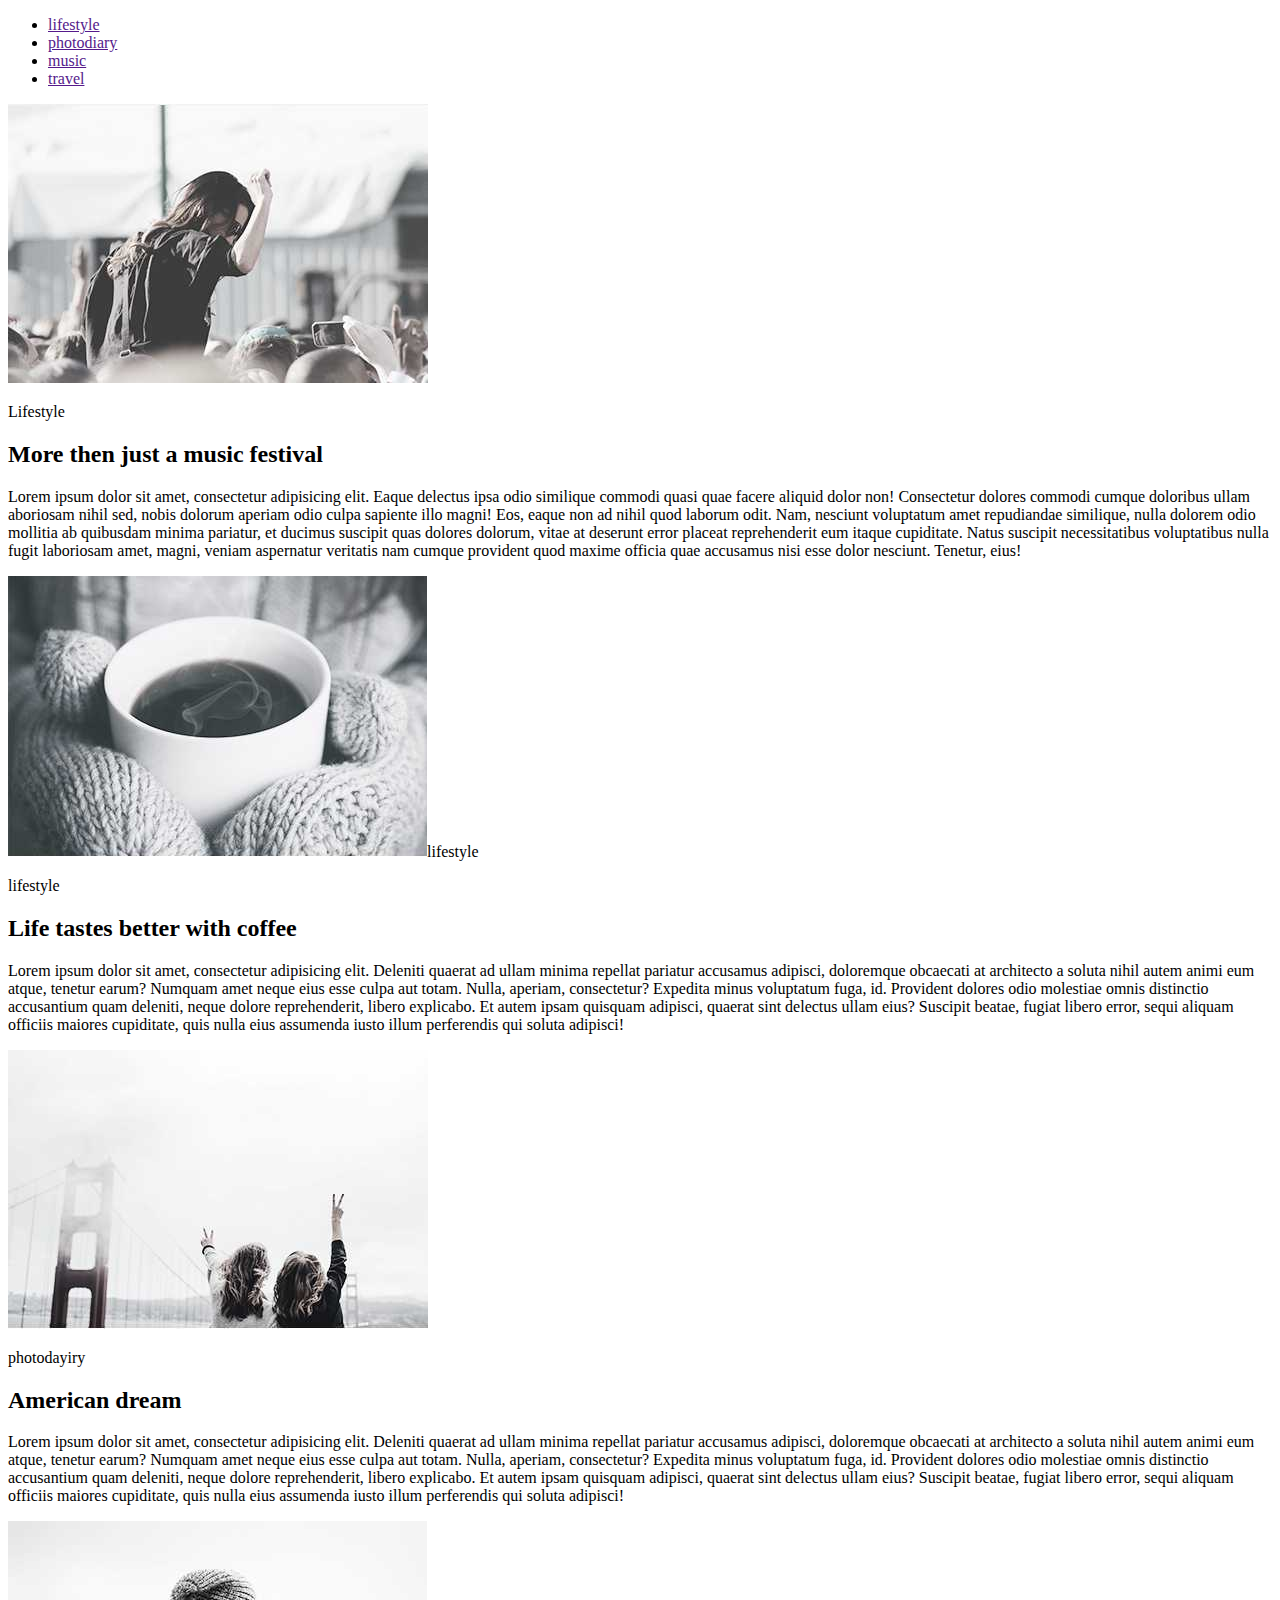
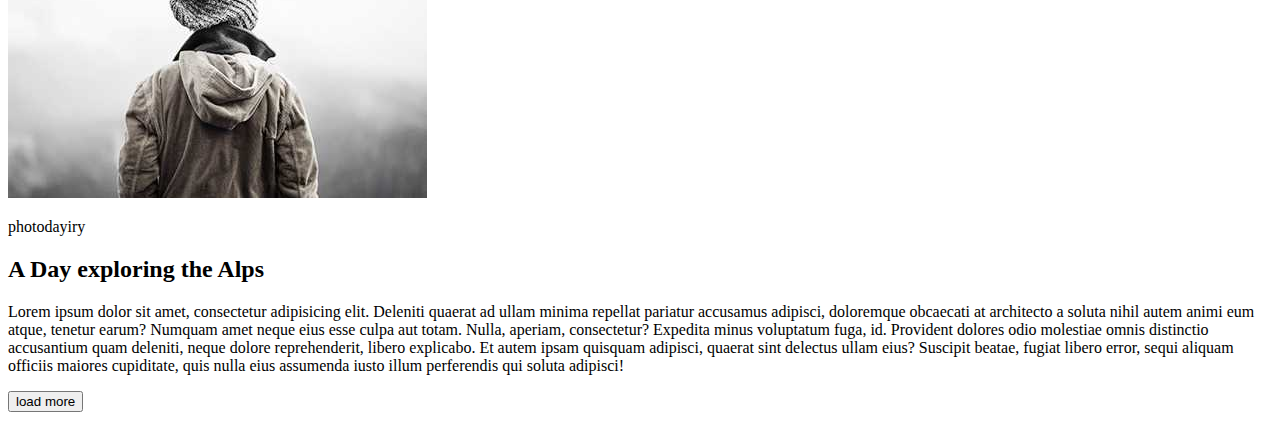
<file: index.html>
<!DOCTYPE html>
<html lang="en">
<head>
    <meta charset="UTF-8">
    <title>m1</title>
</head>
<body>

<div>
    <ul>
        <li><a href="">lifestyle</a></li>
        <li><a href="">photodiary</a></li>
        <li><a href="">music</a></li>
        <li><a href="">travel</a></li>
    </ul>
</div>
<p>

    <img src="./img/img1.jpg" alt="lifestyle"></p>

<span>Lifestyle</span>

<h2>More then just a music festival</h2>

<span>Lorem ipsum dolor sit amet, consectetur adipisicing elit. Eaque delectus ipsa odio similique commodi quasi quae facere aliquid dolor non! Consectetur dolores commodi cumque doloribus ullam aboriosam nihil sed, nobis dolorum aperiam odio culpa sapiente illo magni! Eos, eaque non ad nihil quod laborum odit. Nam, nesciunt voluptatum amet repudiandae similique, nulla dolorem odio mollitia ab quibusdam  minima pariatur, et ducimus suscipit quas dolores dolorum, vitae at deserunt error placeat reprehenderit eum itaque cupiditate. Natus suscipit necessitatibus voluptatibus nulla fugit laboriosam amet, magni, veniam aspernatur veritatis nam cumque provident quod maxime officia quae accusamus nisi esse dolor nesciunt. Tenetur, eius!</span>
<p>

    <img src="./img/img2.jpg" alt="">lifestyle</p>

<span>lifestyle</span>

<h2>Life tastes better with coffee</h2>

<span>Lorem ipsum dolor sit amet, consectetur adipisicing elit. Deleniti quaerat ad ullam minima repellat pariatur accusamus adipisci, doloremque obcaecati at architecto a soluta nihil autem animi eum atque, tenetur earum? Numquam amet neque eius esse culpa aut totam. Nulla, aperiam, consectetur? Expedita minus voluptatum fuga, id. Provident dolores odio molestiae omnis distinctio accusantium quam deleniti, neque dolore reprehenderit, libero explicabo. Et autem ipsam quisquam adipisci, quaerat sint delectus ullam eius? Suscipit beatae, fugiat libero error, sequi aliquam officiis maiores cupiditate, quis nulla eius assumenda iusto illum perferendis qui soluta adipisci!</span>

<p><img src="./img/img3.jpg" alt="photodayiry"></p>

<span>photodayiry</span>

<h2>American dream</h2>

<span>Lorem ipsum dolor sit amet, consectetur adipisicing elit. Deleniti quaerat ad ullam minima repellat pariatur accusamus adipisci, doloremque obcaecati at architecto a soluta nihil autem animi eum atque, tenetur earum? Numquam amet neque eius esse culpa aut totam. Nulla, aperiam, consectetur? Expedita minus voluptatum fuga, id. Provident dolores odio molestiae omnis distinctio accusantium quam deleniti, neque dolore reprehenderit, libero explicabo. Et autem ipsam quisquam adipisci, quaerat sint delectus ullam eius? Suscipit beatae, fugiat libero error, sequi aliquam officiis maiores cupiditate, quis nulla eius assumenda iusto illum perferendis qui soluta adipisci!</span>

<p><img src="./img/img4.jpg" alt="photodayiry"></p>

<span>photodayiry</span>

<h2>A Day exploring the Alps</h2>
<span>Lorem ipsum dolor sit amet, consectetur adipisicing elit. Deleniti quaerat ad ullam minima repellat pariatur accusamus adipisci, doloremque obcaecati at architecto a soluta nihil autem animi eum atque, tenetur earum? Numquam amet neque eius esse culpa aut totam. Nulla, aperiam, consectetur? Expedita minus voluptatum fuga, id. Provident dolores odio molestiae omnis distinctio accusantium quam deleniti, neque dolore reprehenderit, libero explicabo. Et autem ipsam quisquam adipisci, quaerat sint delectus ullam eius? Suscipit beatae, fugiat libero error, sequi aliquam officiis maiores cupiditate, quis nulla eius assumenda iusto illum perferendis qui soluta adipisci!</span>

<p>
    <button>load more</button>

</p>


</body>

</html>
</file>
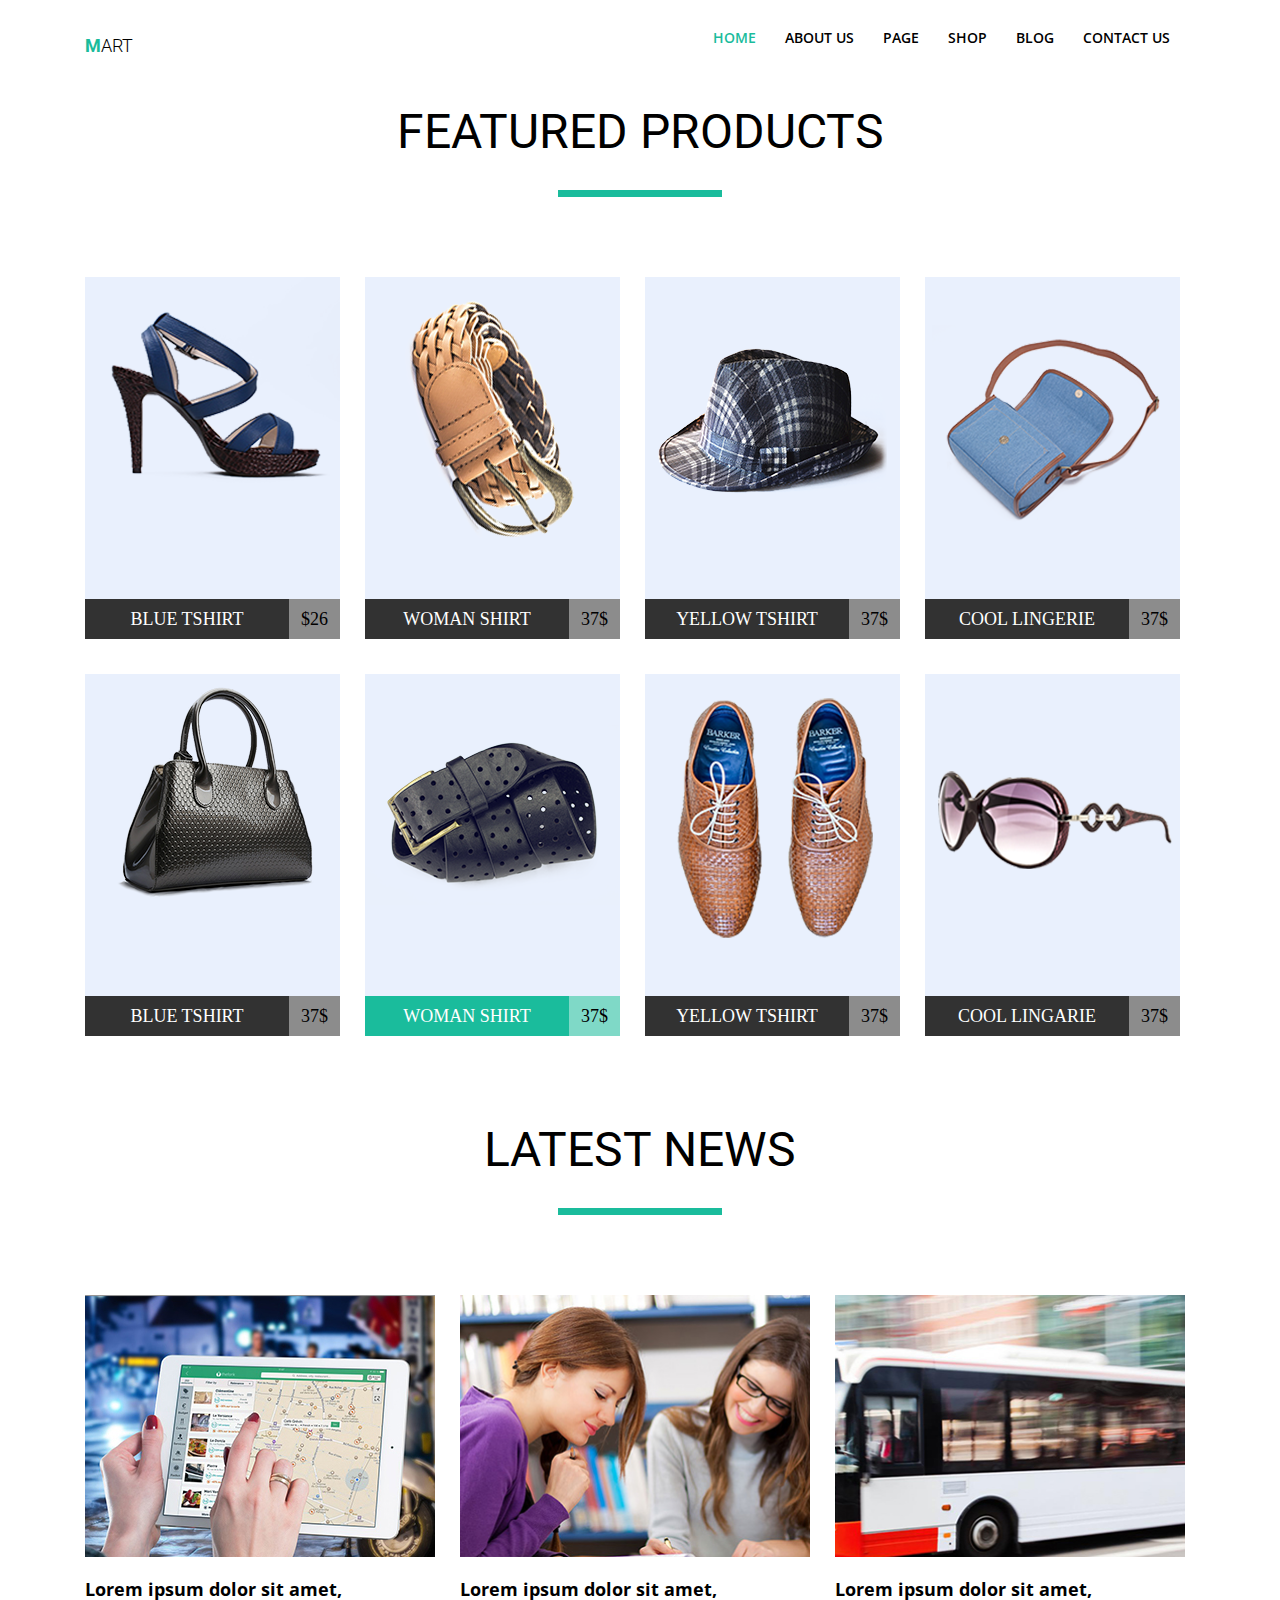
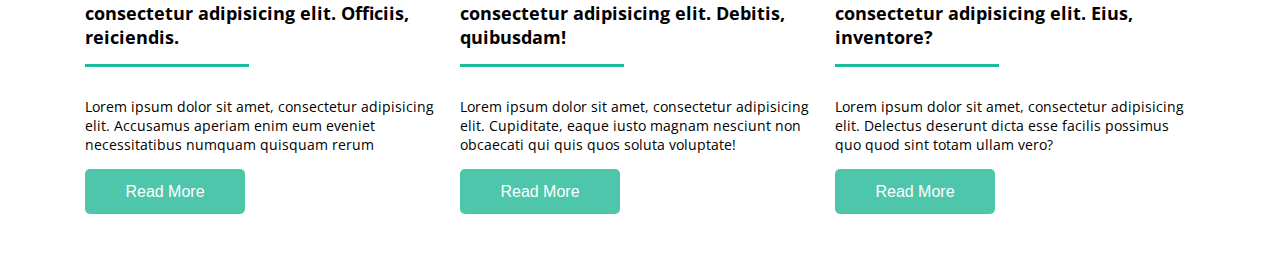
<file: module04/index.html>
<!DOCTYPE html>
<html lang="en">
<head>
    <meta charset="UTF-8">
    <link rel="stylesheet" href="./css/slyle.css">
    <title>module_4</title>
    <link href="https://fonts.googleapis.com/css?family=Roboto:300,300i,400,600&amp;subset=cyrillic" rel="stylesheet">
    <link href="https://fonts.googleapis.com/css?family=Open+Sans:400,600,700&amp;subset=cyrillic" rel="stylesheet">
</head>
<body>
<div class="wrapper">
    <div class="container">
        <div class="header clearfix">
            <h1 class="mart"><a href="#" class="logo">Mart</a></h1>
            <nav class="menu">
                <ul>
                    <li class="active"><a href="">home</a></li>
                    <li><a href="">about us</a></li>
                    <li><a href="">page</a></li>
                    <li><a href="">shop</a></li>
                    <li><a href="">blog</a></li>
                    <li><a href="">contact us</a></li>
                </ul>
            </nav>
        </div>

        <div class="main">
            <section>
                <h2>Featured products</h2>
                <div class="cards clearfix">
                    <div class="card"><img src="./img/product1.png" alt="">
                        <div class="clearfix"><p class="name">blue tshirt</p>
                            <p class="price">$26</p></div>
                    </div>
                    <div class="card"><img src="./img/product2.png" alt="">
                        <div class="clearfix"><p class="name">woman shirt</p>
                        <p class="price">37$</p></div>
                    </div>
                    <div class="card"><img src="./img/product9.png" alt="">
                        <div class="clearfix"><p class="name">yellow tshirt</p>
                        <p class="price">37$</p></div>
                    </div>
                    <div class="card"><img src="./img/product4.png" alt="">
                        <div class="clearfix"><p class="name">cool lingerie</p>
                        <p class="price">37$</p></div>
                    </div>
                    <div class="card"><img src="./img/product3.png" alt="">
                        <div class="clearfix"><p class="name">blue tshirt</p>
                        <p class="price">37$</p></div>
                    </div>
                    <div class="card"><img src="./img/product5.png" alt="">
                        <div class="clearfix"><p class="name">woman shirt</p>
                        <p class="price">37$</p></div>
                    </div>
                    <div class="card"><img src="./img/product6.png" alt="">
                        <div class="clearfix"><p class="name">yellow tshirt</p>
                        <p class="price">37$</p></div>
                    </div>
                    <div class="card"><img src="./img/product8.png" alt="">
                        <div class="clearfix"><p class="name">cool lingarie</p>
                        <p class="price">37$</p></div>
                    </div>
                </div>
            </section>

            <section class="box1">
                <h2>Latest News</h2>
                <div class="articles clearfix">
                    <div class="news"><img src="./img/ipad.jpg" alt="">
                        <h3>Lorem ipsum dolor sit amet, consectetur adipisicing elit. Officiis, reiciendis.</h3>
                        <p>Lorem ipsum dolor sit amet, consectetur adipisicing elit. Accusamus aperiam enim eum eveniet necessitatibus numquam quisquam rerum</p>
                        <button>Read More</button>
                    </div>
                    <div class="news"><img src="./img/slide1.jpg" alt=""> 
                        <h3>Lorem ipsum dolor sit amet, consectetur adipisicing elit. Debitis, quibusdam!</h3>
                        
                        <p>Lorem ipsum dolor sit amet, consectetur adipisicing elit. Cupiditate, eaque iusto magnam nesciunt non obcaecati qui quis quos soluta voluptate!</p>
                        <button>Read More</button>
                    </div>
                    <div class="news"><img src="./img/bus.jpg" alt="">
                        <h3>Lorem ipsum dolor sit amet, consectetur adipisicing elit. Eius, inventore?</h3>
                        <p>Lorem ipsum dolor sit amet, consectetur adipisicing elit. Delectus deserunt dicta esse facilis possimus quo quod sint totam ullam vero?</p>
                        <button>Read More</button>
                    </div>
                </div>
            </section>
        </div>
    </div>
 </div>
</body>

</html>























<!--^^main.main>section.box1>h2.head+.card*8>img+.>p.*2.cardname+p.price^^section.box2>h2.head+.card_news>img.img_news+p.text+p.text2^button.btn{read me}-->



</body>
</html>
</file>
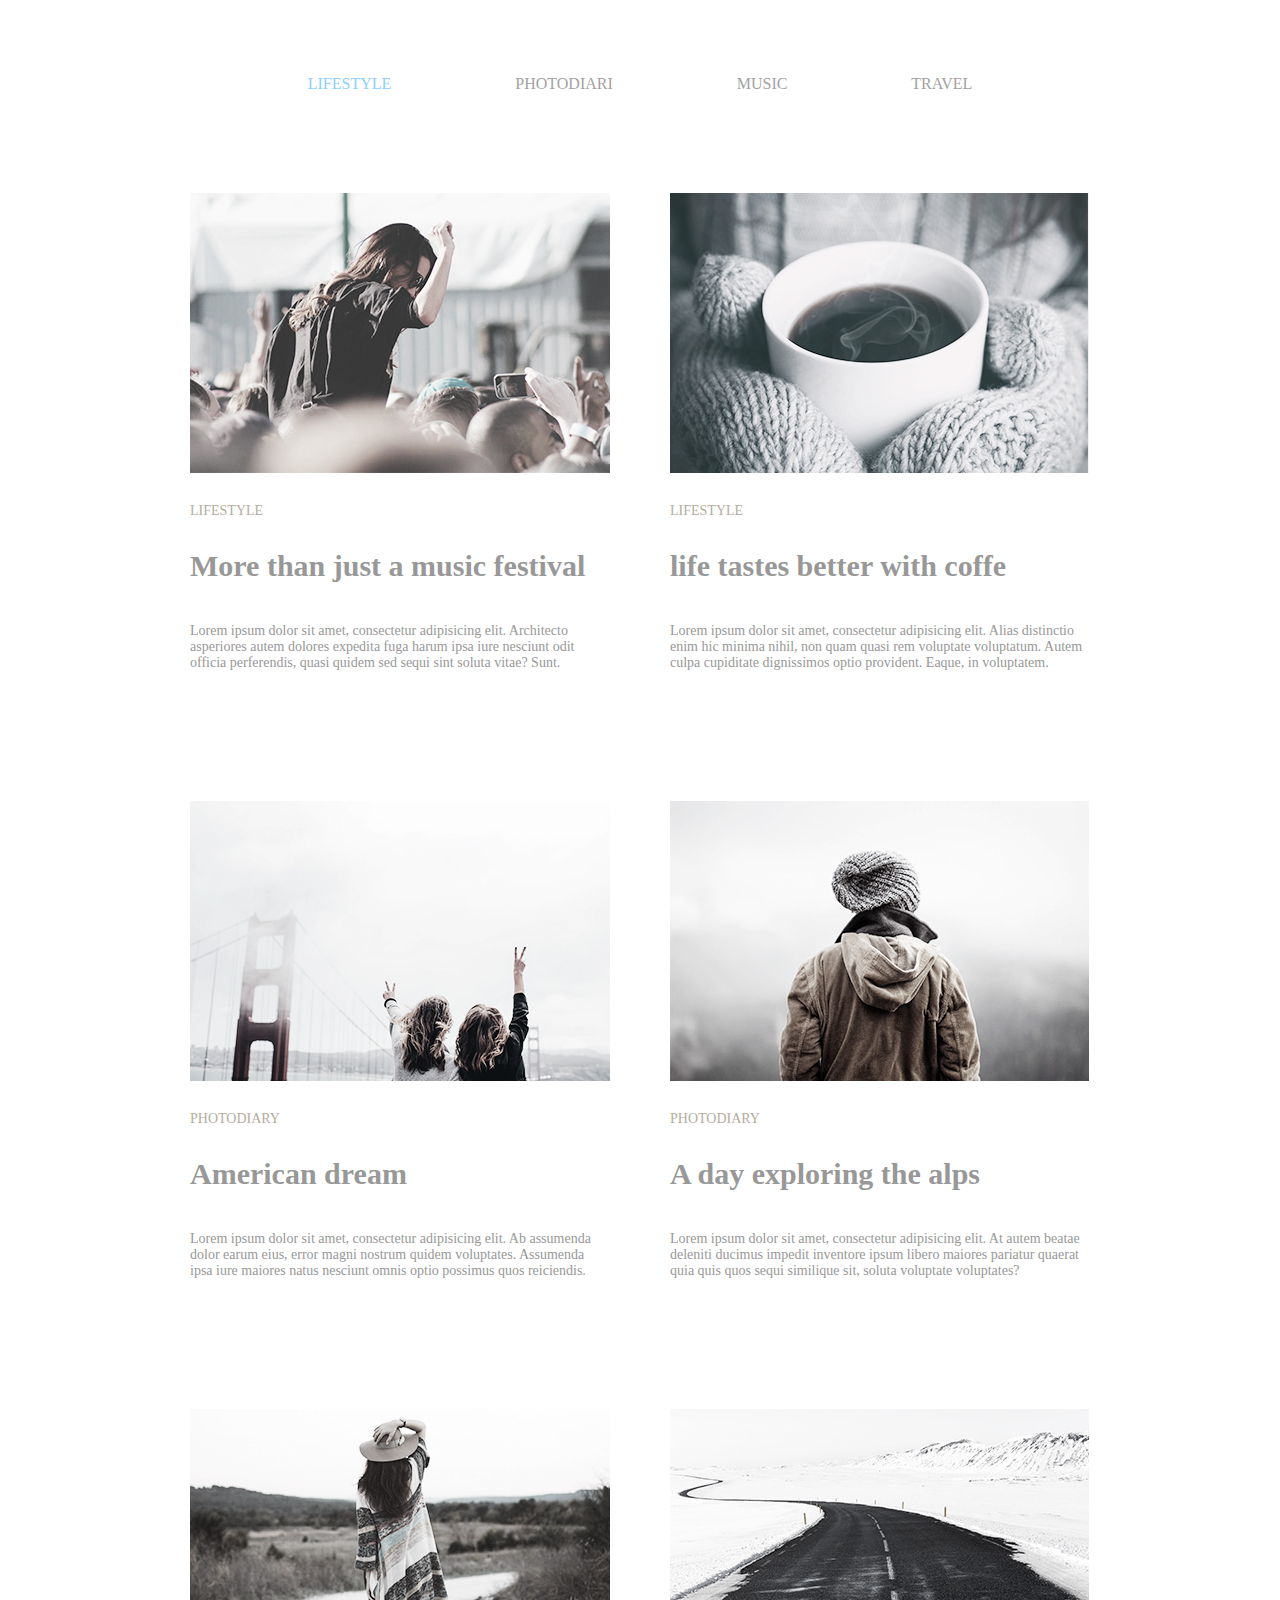
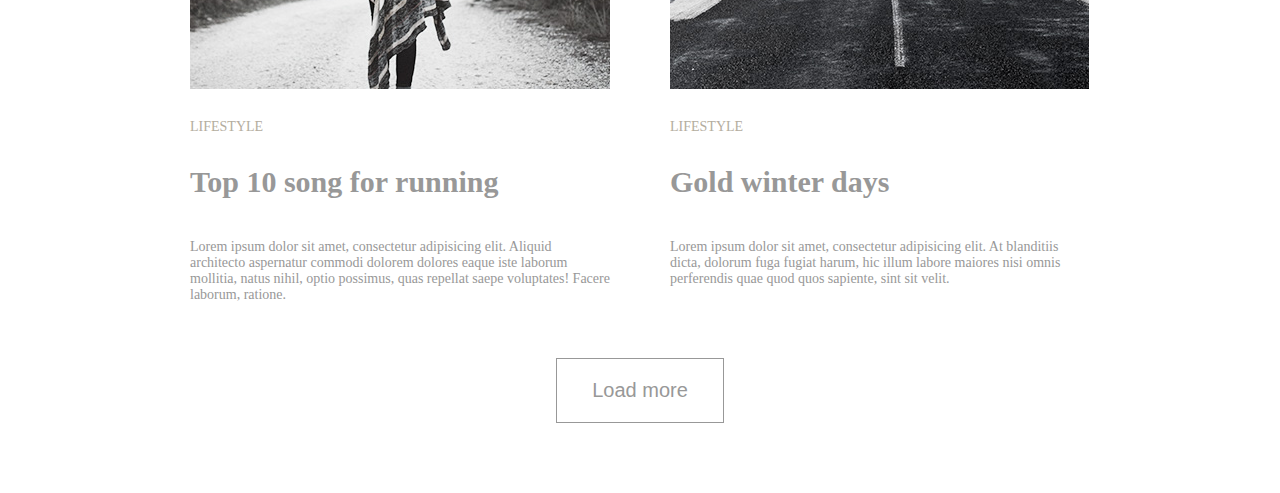
<file: module03/hwm3.html>
<!DOCTYPE html>
<html lang="en">
<head>
    <meta charset="UTF-8">
  <link rel="stylesheet" href="./css/style.css">
    <title>hwm3</title>
</head>
<body>
<div class="wraper">
  <header class="menu">
    <nav class="navigation">
      <a href="#" class="link">Lifestyle</a>
      <a href="#" class="link">Photodiari</a>
      <a href="#" class="link">Music</a>
      <a href="#" class="link">Travel</a>
    </nav>
  </header>
    <div class="main">
        <div class="box"><img src="./img/arm.jpg" alt="arm">
          <h5 class="imgname">Lifestyle</h5>
          <h2 class="header">More than just a music festival</h2>
          <p class="text">Lorem ipsum dolor sit amet, consectetur adipisicing elit. Architecto asperiores autem dolores expedita fuga harum ipsa iure nesciunt odit officia perferendis, quasi quidem sed sequi sint soluta vitae? Sunt.</p>
        </div>
        <div class="box"><img src="./img/coffee.jpg" alt="coffee">
          <h5 class="imgname">Lifestyle</h5>
          <h2 class="header">life tastes better with coffe</h2>
          <p class="text">Lorem ipsum dolor sit amet, consectetur adipisicing elit. Alias distinctio enim hic minima nihil, non quam quasi rem voluptate voluptatum. Autem culpa cupiditate dignissimos optio provident. Eaque, in voluptatem.</p>
        </div>
        <div class="box"><img src="./img/victory.jpg" alt="victory">
          <h5 class="imgname">Photodiary</h5>
          <h2 class="header">American dream</h2>
          <p class="text">Lorem ipsum dolor sit amet, consectetur adipisicing elit. Ab assumenda dolor earum eius, error magni nostrum quidem voluptates. Assumenda ipsa iure maiores natus nesciunt omnis optio possimus quos reiciendis.</p>
        </div>
        <div class="box"><img src="./img/back.jpg" alt="back">
          <h5 class="imgname">Photodiary</h5>
          <h2 class="header">A day exploring the alps</h2>
          <p class="text">Lorem ipsum dolor sit amet, consectetur adipisicing elit. At autem beatae deleniti ducimus impedit inventore ipsum libero maiores pariatur quaerat quia quis quos sequi similique sit, soluta voluptate voluptates?</p>
        </div>
        <div class="box"><img src="./img/girl.jpg" alt="girl">
          <h5 class="imgname">Lifestyle</h5>
          <h2 class="header">Top 10 song for running</h2>
          <p class="text">Lorem ipsum dolor sit amet, consectetur adipisicing elit. Aliquid architecto aspernatur commodi dolorem dolores eaque iste laborum mollitia, natus nihil, optio possimus, quas repellat saepe voluptates! Facere laborum, ratione.</p>
        </div>
        <div class="box"><img src="./img/road.jpg" alt="road">
          <h5 class="imgname">Lifestyle</h5>
          <h2 class="header">Gold winter days</h2>
          <p class="text">Lorem ipsum dolor sit amet, consectetur adipisicing elit. At blanditiis dicta, dolorum fuga fugiat harum, hic illum labore maiores nisi omnis perferendis quae quod quos sapiente, sint sit velit.</p>
        </div>
      </div>
    <div class="footer">
      <button class="button">Load more</button>
    </div>


</div>

</body>
</html>
</file>
<file: module03/css/style.css>
* {
  -webkit-box-sizing: border-box;
  -moz-box-sizing: border-box;
  box-sizing: border-box;
  margin: 0;
  padding: 0;
}
.box{
  width: 420px;
  display: inline-block;
  margin-bottom: 130px;
  vertical-align: top; 
  margin-right: 60px;
}
.box:nth-child(even){
  margin-right: 0;
}
.main{
  width: 900px;
  margin: 0 auto 55px;
  font-size: 0;
}
.box:nth-child(n+5){
  margin-bottom: 0;
 }
.navigation {
  text-align: center;
  margin-bottom: 100px;
  margin-top: 75px;
 }
.link{
  margin-right: 120px;
}

.link:last-child {
  margin-right: 0;
}
.link:first-child{
  color: #8BD0FF;
}
.header{
  margin-bottom: 40px;
  font-size: 30px;
  color: #989898;
  font-weight: 700;
}
.footer{
  text-align: center;
}


.box img{
  margin-bottom: 30px;
}
.imgname{
  width: 420px;
  margin-bottom: 30px;
  color: #b4ad9e;
  font-size: 14px;
  text-transform: uppercase;
  font-weight: 400;
}
.button{
  margin-bottom: 70px;
  outline: none;
  padding: 20px 35px;
  font-size: 20px;
  color: #989898;
  background-color: #fff;
  border: 1px solid #989898;
}
a{
  text-decoration: none;
  color: #a2a2a2;
  text-transform: uppercase;
}
.text{
  font-size: 14px;
  color: #989898;
}
</file>
<file: module04/css/slyle.css>
@import "reset.css";
@import "header.css";
@import "main.css";
</file>
